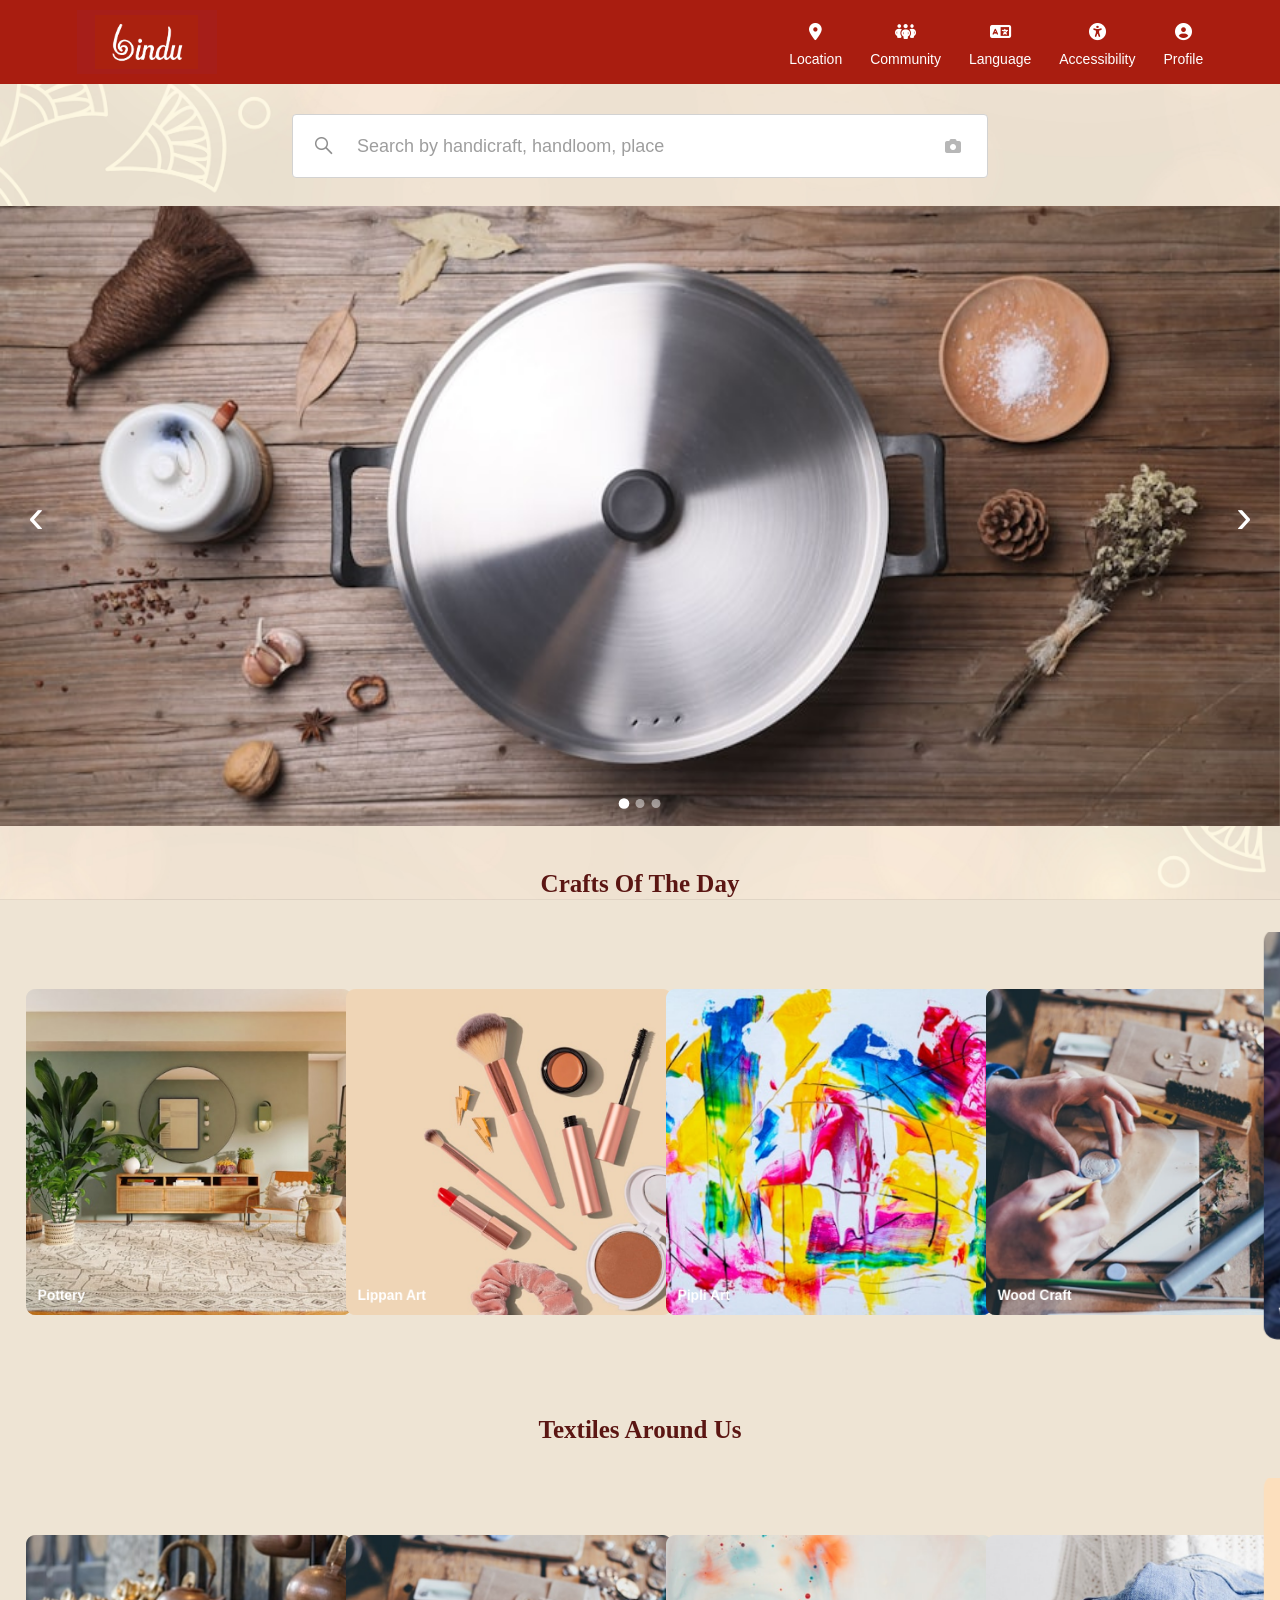
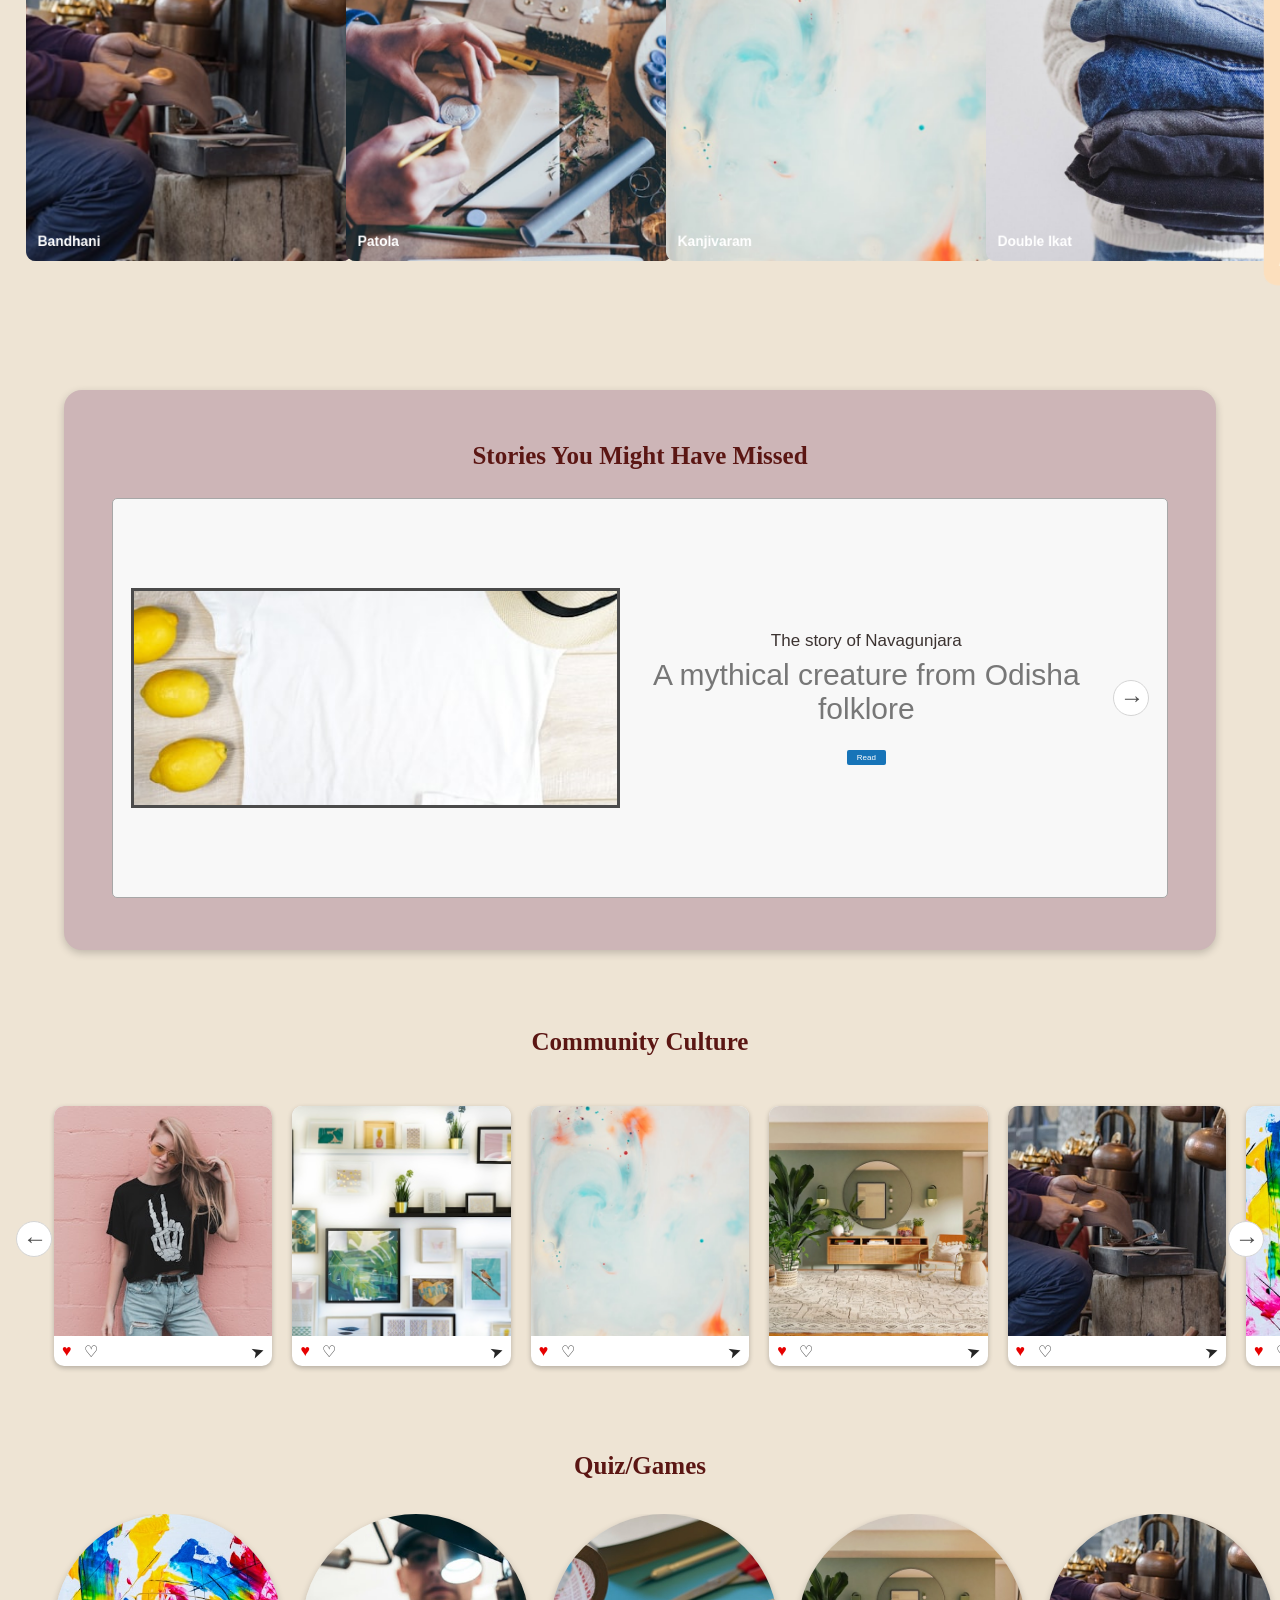
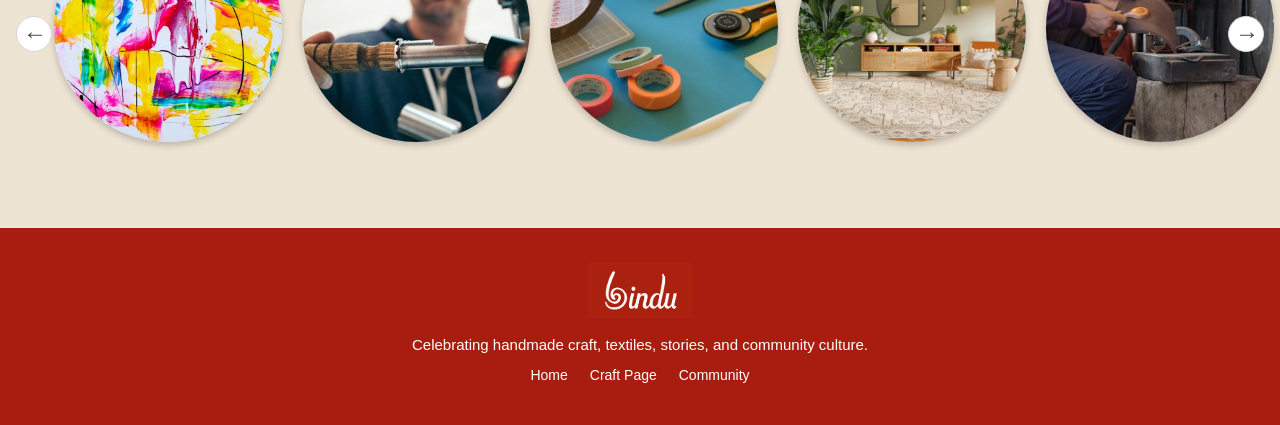
<file: index.html>
<!DOCTYPE html>
<html lang="en">

<head>
  <meta charset="UTF-8">
  <meta name="viewport" content="width=device-width, initial-scale=1.0">
  <title>Bindu Home</title>
  <link rel="stylesheet" href="https://cdnjs.cloudflare.com/ajax/libs/font-awesome/6.5.2/css/all.min.css">
  <link rel="stylesheet" href="styles.css">
</head>

<body class="home-page">
  <header class="topbar home-topbar">
    <a class="brand" href="index.html">
      <img src="public/images/bindu.png" alt="Bindu">
    </a>

    <nav class="topnav" aria-label="Main navigation">
      <a href="#">
        <i class="fa-solid fa-location-dot nav-icon" aria-hidden="true"></i>
        Location
      </a>
      <a href="craft.html">
        <i class="fa-solid fa-people-group nav-icon" aria-hidden="true"></i>
        Community
      </a>
      <a href="#">
        <i class="fa-solid fa-language nav-icon" aria-hidden="true"></i>
        Language
      </a>
      <a href="#">
        <i class="fa-solid fa-universal-access nav-icon" aria-hidden="true"></i>
        Accessibility
      </a>
      <a href="#">
        <i class="fa-solid fa-circle-user nav-icon" aria-hidden="true"></i>
        Profile
      </a>
    </nav>
  </header>

  <main class="home">
    <label class="search-box home-search">
      <i class="fa-brands fa-sistrix search-icon" aria-hidden="true"></i>
      <input type="search" placeholder="Search by handicraft, handloom, place">
      <button class="camera-button" aria-label="Search by image">
        <i class="fa-solid fa-camera" aria-hidden="true"></i>
      </button>
    </label>

    <section class="hero-slider" aria-label="Featured craft story">
      <div class="hero-track" id="heroTrack">
        <img class="active" src="public/images/home-hero.jpg" alt="Woman working with natural fibers in a village lane">
        <img src="public/images/craft-4.jpg" alt="Artisan working on a handmade craft">
        <img src="public/images/home-color.jpg" alt="Colorful handmade textile craft">
      </div>
      <button class="slider-arrow left" data-hero-dir="-1" aria-label="Previous slide">‹</button>
      <button class="slider-arrow right" data-hero-dir="1" aria-label="Next slide">›</button>
      <div class="slider-dots" aria-hidden="true">
        <span class="active"></span>
        <span></span>
        <span></span>
      </div>
    </section>

    <section class="home-section">
      <a class="section-title-link" href="craft.html">
        <h2>Crafts Of The Day</h2>
      </a>
      <div class="rail-viewport">
        <div class="top-picks-rail scroll-row" id="craftsRow" data-scroll-row>
          <a class="craft-link-tile" href="craft.html">
            <img src="public/images/home-pottery.jpg" alt="Decorated pottery bottles">
            <span>Pottery</span>
            <small>Clay forms shaped by hand and fire</small>
          </a>
          <a class="craft-link-tile" href="craft.html">
            <img src="public/images/craft-1.jpg" alt="Colorful handmade folk art">
            <span>Lippan Art</span>
            <small>Mirror-work walls from Kutch homes</small>
          </a>
          <a class="craft-link-tile" href="craft.html">
            <img src="public/images/home-painting.jpg" alt="Bright Pattachitra style face painting">
            <span>Pipli Art</span>
            <small>Bold applique stories in cloth</small>
          </a>
          <a class="craft-link-tile" href="craft.html">
            <img src="public/images/craft-5.jpg" alt="Painted craft bottles">
            <span>Wood Craft</span>
            <small>Carved surfaces with everyday warmth</small>
          </a>
          <a class="craft-link-tile" href="craft.html">
            <img src="public/images/home-textile.jpg" alt="Patterned handmade cloth">
            <span>Weaving</span>
            <small>Threads becoming structure and rhythm</small>
          </a>
          <a class="craft-link-tile" href="craft.html">
            <img src="public/images/craft-2.jpg" alt="Dark woven ikat textile">
            <span>Ikat Craft</span>
            <small>Dyed threads aligned for bold patterns</small>
          </a>
          <a class="craft-link-tile" href="craft.html">
            <img src="public/images/craft-3.jpg" alt="Handcrafted art display">
            <span>Metal Craft</span>
            <small>Hammered forms with village flair</small>
          </a>
          <a class="craft-link-tile" href="craft.html">
            <img src="public/images/home-fashion.jpg" alt="Traditional dress and jewelry">
            <span>Folk Fashion</span>
            <small>Wearable culture in vivid detail</small>
          </a>
          <a class="craft-link-tile" href="craft.html">
            <img src="public/images/home-color.jpg" alt="Colorful handmade textile craft">
            <span>Natural Dyes</span>
            <small>Color washed in earthy tones</small>
          </a>
        </div>
      </div>
    </section>

    <section class="home-section">
      <a class="section-title-link" href="craft.html">
        <h2>Textiles Around Us</h2>
      </a>
      <div class="rail-viewport">
        <div class="top-picks-rail textile-strip scroll-row" id="textilesRow" data-scroll-row>
          <a class="craft-link-tile" href="craft.html">
            <img src="public/images/home-textile.jpg" alt="Patterned bandhani textile">
            <span>Bandhani</span>
            <small>Tie-dyed constellations of color</small>
          </a>
          <a class="craft-link-tile" href="craft.html">
            <img src="public/images/craft-5.jpg" alt="Traditional patola fabric">
            <span>Patola</span>
            <small>Precision-woven heirloom geometry</small>
          </a>
          <a class="craft-link-tile" href="craft.html">
            <img src="public/images/home-color.jpg" alt="Folded silk textile">
            <span>Kanjivaram</span>
            <small>Silk, temple borders, and ceremony</small>
          </a>
          <a class="craft-link-tile" href="craft.html">
            <img src="public/images/craft-2.jpg" alt="Dark woven ikat textile">
            <span>Double Ikat</span>
            <small>Pattern planned before the loom</small>
          </a>
          <a class="craft-link-tile" href="craft.html">
            <img src="public/images/craft-1.jpg" alt="Colorful stitched fabric craft">
            <span>Applique</span>
            <small>Layered fabric cut into stories</small>
          </a>
          <a class="craft-link-tile" href="craft.html">
            <img src="public/images/home-pottery.jpg" alt="Decorated pottery bottles on display">
            <span>Terracotta</span>
            <small>Earthen textures with warm glaze</small>
          </a>
          <a class="craft-link-tile" href="craft.html">
            <img src="public/images/craft-4.jpg" alt="Artisan working on a handmade craft">
            <span>Handloom</span>
            <small>Loom-made rhythm in every weave</small>
          </a>
          <a class="craft-link-tile" href="craft.html">
            <img src="public/images/home-painting.jpg" alt="Bright Pattachitra style face painting">
            <span>Pattachitra</span>
            <small>Painted narratives on cloth</small>
          </a>
          <a class="craft-link-tile" href="craft.html">
            <img src="public/images/home-fashion.jpg" alt="Traditional dress and jewelry">
            <span>Embroidery</span>
            <small>Needlework with folk motifs</small>
          </a>
        </div>
      </div>
    </section>

    <section class="missed-card">
      <h2>Stories You Might Have Missed</h2>
      <div class="story-panel">
        <img class="story-image" src="public/images/home-story.jpg" alt="Folk painting story artwork">
        <div class="story-copy">
          <h3 class="story-title">The story of Navagunjara</h3>
          <p class="story-desc">A mythical creature from Odisha folklore</p>
          <a href="#">Read</a>
        </div>
        <button class="story-next" aria-label="Next story">→</button>
      </div>
    </section>

    <section class="home-section">
      <h2>Community Culture</h2>
      <div class="scroll-frame community-frame">
        <button class="round-back" data-scroll-target="communityRow" data-scroll-dir="-1"
          aria-label="Previous community posts">←</button>
        <div class="community-row scroll-row" id="communityRow" data-scroll-row>
          <article class="mini-post">
            <img src="public/images/home-fashion.jpg" alt="Traditional dress and jewelry">
            <div class="mini-actions">
              <span>♥</span>
              <span>♡</span>
              <span>➤</span>
            </div>
          </article>
          <article class="mini-post">
            <img src="public/images/craft-4.jpg" alt="Handloom weaving">
            <div class="mini-actions">
              <span>♥</span>
              <span>♡</span>
              <span>➤</span>
            </div>
          </article>
          <article class="mini-post">
            <img src="public/images/home-color.jpg" alt="Artisan painting a colorful craft">
            <div class="mini-actions">
              <span>♥</span>
              <span>♡</span>
              <span>➤</span>
            </div>
          </article>
          <article class="mini-post">
            <img src="public/images/home-pottery.jpg" alt="Decorated pottery bottles on display">
            <div class="mini-actions">
              <span>♥</span>
              <span>♡</span>
              <span>➤</span>
            </div>
          </article>
          <article class="mini-post">
            <img src="public/images/home-textile.jpg" alt="Textile pattern close up">
            <div class="mini-actions">
              <span>♥</span>
              <span>♡</span>
              <span>➤</span>
            </div>
          </article>
          <article class="mini-post">
            <img src="public/images/home-painting.jpg" alt="Folk painting detail">
            <div class="mini-actions">
              <span>♥</span>
              <span>♡</span>
              <span>➤</span>
            </div>
          </article>
          <article class="mini-post">
            <img src="public/images/craft-1.jpg" alt="Colorful handmade folk art">
            <div class="mini-actions">
              <span>♥</span>
              <span>♡</span>
              <span>➤</span>
            </div>
          </article>
          <article class="mini-post">
            <img src="public/images/craft-2.jpg" alt="Dark woven ikat textile">
            <div class="mini-actions">
              <span>♥</span>
              <span>♡</span>
              <span>➤</span>
            </div>
          </article>
          <article class="mini-post">
            <img src="public/images/craft-3.jpg" alt="Handcrafted art display">
            <div class="mini-actions">
              <span>♥</span>
              <span>♡</span>
              <span>➤</span>
            </div>
          </article>
          <article class="mini-post">
            <img src="public/images/home-story.jpg" alt="Folk painting story artwork">
            <div class="mini-actions">
              <span>♥</span>
              <span>♡</span>
              <span>➤</span>
            </div>
          </article>
        </div>
        <button class="round-next" data-scroll-target="communityRow" data-scroll-dir="1"
          aria-label="See more community posts">→</button>
      </div>
    </section>

    <section class="home-section quiz-section">
      <h2>Quiz/Games</h2>
      <div class="scroll-frame quiz-frame">
        <button class="round-back" data-scroll-target="quizRow" data-scroll-dir="-1"
          aria-label="Previous quiz">←</button>
        <div class="quiz-row scroll-row" id="quizRow" data-scroll-row>
          <article>
            <img src="public/images/home-painting.jpg" alt="Folk art quiz">
          </article>
          <article>
            <img src="public/images/home-game.jpg" alt="Traditional board game quiz">
          </article>
          <article>
            <img src="public/images/craft-3.jpg" alt="Indian craft quiz">
          </article>
          <article>
            <img src="public/images/home-pottery.jpg" alt="Pottery quiz">
          </article>
          <article>
            <img src="public/images/home-textile.jpg" alt="Textile quiz">
          </article>
          <article>
            <img src="public/images/craft-1.jpg" alt="Applique craft quiz">
          </article>
          <article>
            <img src="public/images/craft-2.jpg" alt="Ikat pattern quiz">
          </article>
          <article>
            <img src="public/images/craft-4.jpg" alt="Handloom weaving quiz">
          </article>
          <article>
            <img src="public/images/home-color.jpg" alt="Color dye quiz">
          </article>
          <article>
            <img src="public/images/home-fashion.jpg" alt="Folk fashion quiz">
          </article>
        </div>
        <button class="round-next" data-scroll-target="quizRow" data-scroll-dir="1" aria-label="Next quiz">→</button>
      </div>
    </section>
  </main>

  <footer class="site-footer">
    <a class="footer-logo" href="index.html">
      <img src="public/images/bindu.png" alt="Bindu">
    </a>
    <p>Celebrating handmade craft, textiles, stories, and community culture.</p>
    <div class="footer-links">
      <a href="index.html">Home</a>
      <a href="craft.html">Craft Page</a>
      <a href="#">Community</a>
    </div>
  </footer>

  <script src="script.js"></script>
</body>

</html>
</file>
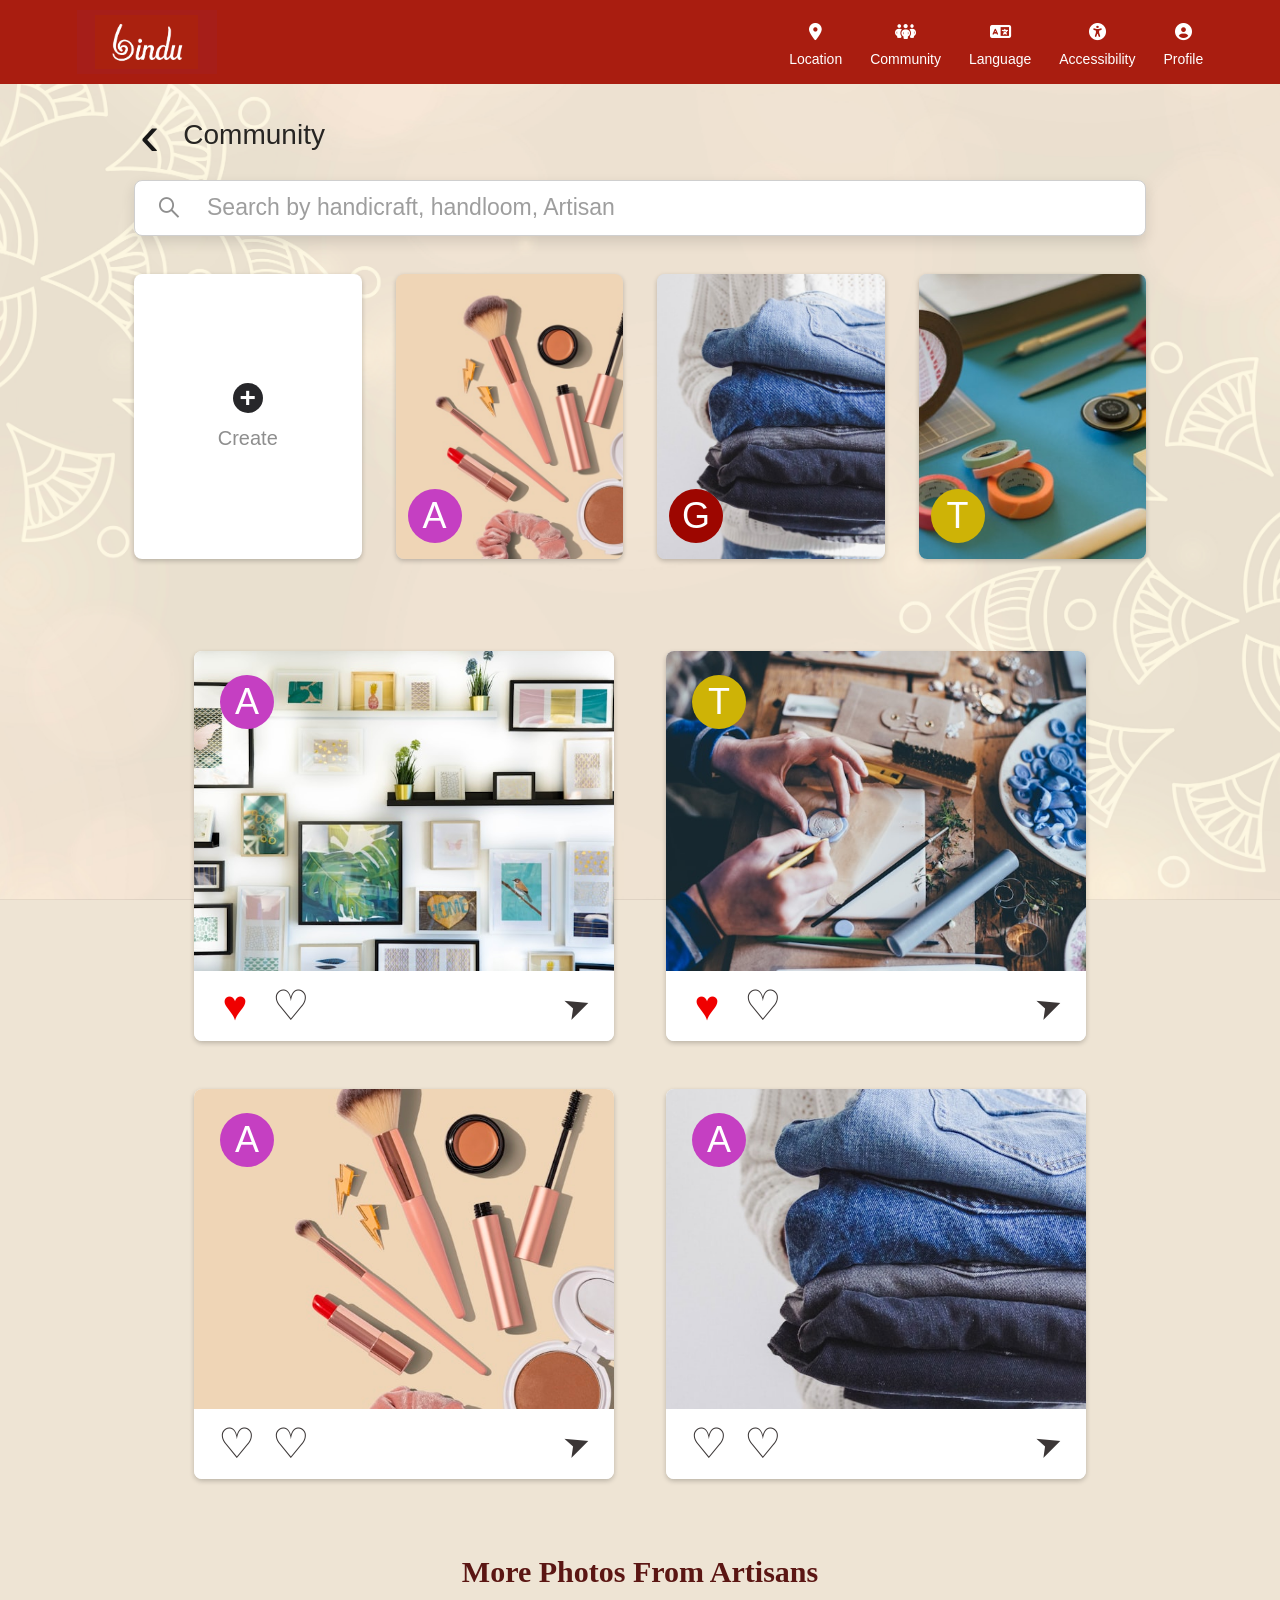
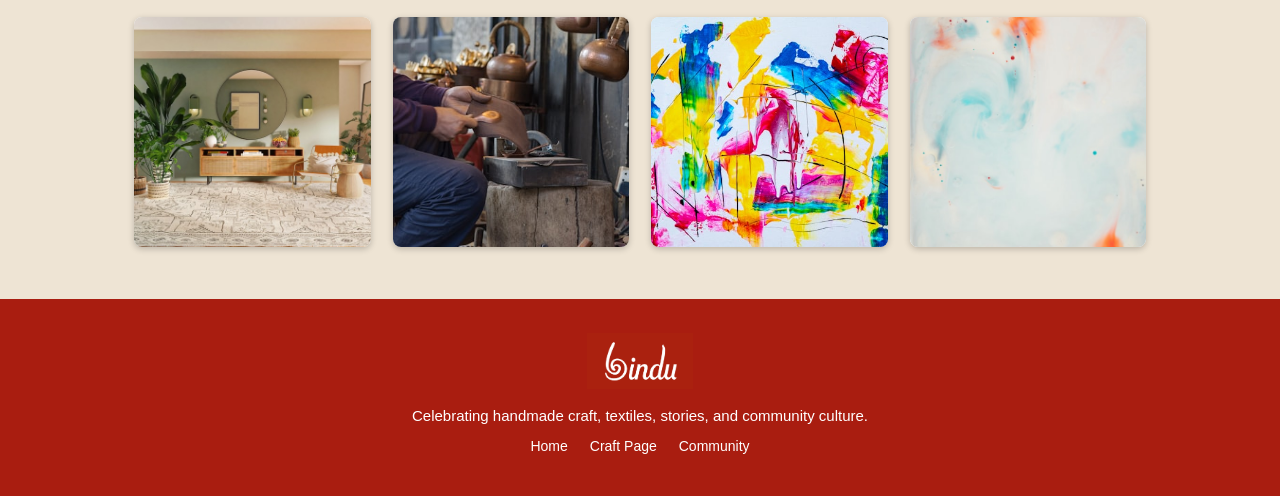
<file: craft.html>
<!DOCTYPE html>
<html lang="en">
<head>
  <meta charset="UTF-8">
  <meta name="viewport" content="width=device-width, initial-scale=1.0">
  <title>Bindu Craft Page</title>
  <link rel="stylesheet" href="https://cdnjs.cloudflare.com/ajax/libs/font-awesome/6.5.2/css/all.min.css">
  <link rel="stylesheet" href="styles.css">
</head>
<body class="craft-page">
  <header class="topbar">
    <a class="brand" href="index.html">
      <img src="public/images/bindu.png" alt="Bindu">
    </a>

    <nav class="topnav" aria-label="Main navigation">
      <a href="#">
        <i class="fa-solid fa-location-dot nav-icon" aria-hidden="true"></i>
        Location
      </a>
      <a class="active" href="craft.html">
        <i class="fa-solid fa-people-group nav-icon" aria-hidden="true"></i>
        Community
      </a>
      <a href="#">
        <i class="fa-solid fa-language nav-icon" aria-hidden="true"></i>
        Language
      </a>
      <a href="#">
        <i class="fa-solid fa-universal-access nav-icon" aria-hidden="true"></i>
        Accessibility
      </a>
      <a href="#">
        <i class="fa-solid fa-circle-user nav-icon" aria-hidden="true"></i>
        Profile
      </a>
    </nav>
  </header>

  <main class="page">
    <section class="heading-row">
      <button class="back-button" aria-label="Go back">‹</button>
      <h1>Community</h1>
    </section>

    <label class="search-box">
      <i class="fa-brands fa-sistrix search-icon" aria-hidden="true"></i>
      <input type="search" placeholder="Search by handicraft, handloom, Artisan">
    </label>

    <section class="quick-row" aria-label="Community shortcuts">
      <button class="create-card">
        <span class="plus">+</span>
        <span>Create</span>
      </button>

      <article class="story-card">
        <img src="public/images/craft-1.jpg" alt="Colorful handmade textile mask">
        <span class="avatar pink">A</span>
      </article>

      <article class="story-card">
        <img src="public/images/craft-2.jpg" alt="Hands shaping pottery clay">
        <span class="avatar red">G</span>
      </article>

      <article class="story-card">
        <img src="public/images/craft-3.jpg" alt="Artisan working on traditional craft">
        <span class="avatar gold">T</span>
      </article>
    </section>

    <section class="feed" aria-label="Community posts">
      <article class="post-card">
        <div class="post-photo">
          <img src="public/images/craft-4.jpg" alt="Artisan carving a traditional handmade object">
          <span class="avatar pink">A</span>
        </div>
        <div class="post-actions">
          <button class="like liked" aria-label="Like">♥</button>
          <button aria-label="Comment">♡</button>
          <button class="send" aria-label="Share">➤</button>
        </div>
      </article>

      <article class="post-card">
        <div class="post-photo">
          <img src="public/images/craft-5.jpg" alt="Bright embroidered floral textile">
          <span class="avatar gold">T</span>
        </div>
        <div class="post-actions">
          <button class="like liked" aria-label="Like">♥</button>
          <button aria-label="Comment">♡</button>
          <button class="send" aria-label="Share">➤</button>
        </div>
      </article>

      <article class="post-card">
        <div class="post-photo">
          <img src="public/images/craft-1.jpg" alt="Hand-painted folk artwork">
          <span class="avatar pink">A</span>
        </div>
        <div class="post-actions">
          <button class="like" aria-label="Like">♡</button>
          <button aria-label="Comment">♡</button>
          <button class="send" aria-label="Share">➤</button>
        </div>
      </article>

      <article class="post-card">
        <div class="post-photo">
          <img src="public/images/craft-2.jpg" alt="Detailed beaded handmade craft">
          <span class="avatar pink">A</span>
        </div>
        <div class="post-actions">
          <button class="like" aria-label="Like">♡</button>
          <button aria-label="Comment">♡</button>
          <button class="send" aria-label="Share">➤</button>
        </div>
      </article>
    </section>

    <section class="craft-gallery-section">
      <h2>More Photos From Artisans</h2>
      <div class="craft-gallery">
        <article>
          <img src="public/images/home-pottery.jpg" alt="Decorated pottery made by artisans">
        </article>
        <article>
          <img src="public/images/home-textile.jpg" alt="Traditional textile pattern">
        </article>
        <article>
          <img src="public/images/home-painting.jpg" alt="Bright folk painting craft">
        </article>
        <article>
          <img src="public/images/home-color.jpg" alt="Colorful handmade craft material">
        </article>
      </div>
    </section>
  </main>

  <footer class="site-footer">
    <a class="footer-logo" href="index.html">
      <img src="public/images/bindu.png" alt="Bindu">
    </a>
    <p>Celebrating handmade craft, textiles, stories, and community culture.</p>
    <div class="footer-links">
      <a href="index.html">Home</a>
      <a href="craft.html">Craft Page</a>
      <a href="#">Community</a>
    </div>
  </footer>

  <script src="script.js"></script>
</body>
</html>
</file>
<file: styles.css>
* {
  box-sizing: border-box;
}

html,
body {
  overflow-x: hidden;
}

body {
  margin: 0;
  min-height: 100vh;
  color: #272523;
  font-family: Arial, Helvetica, sans-serif;
  background-color: #eee4d4;
  background-image: url("public/images/bg-image.jpg");
  background-repeat: no-repeat;
  background-position: center center;
  background-size: cover;
  background-attachment: fixed;
}

button,
input {
  font: inherit;
}

.topbar {
  position: sticky;
  top: 0;
  z-index: 5;
  display: flex;
  align-items: center;
  justify-content: space-between;
  height: 84px;
  padding: 10px 6vw;
  background: #a91d10;
  color: #fff;
}

.brand {
  display: inline-flex;
  align-items: center;
  justify-content: center;
  min-width: 140px;
  min-height: 64px;
  padding: 0 14px;
  color: #fff;
  text-decoration: none;
  background: rgba(160, 34, 39, 0.4);
}

.brand img {
  display: block;
  max-width: 120px;
  max-height: 54px;
  object-fit: contain;
}

.topnav {
  display: flex;
  align-items: center;
  gap: 28px;
}

.topnav a {
  display: grid;
  justify-items: center;
  gap: 5px;
  color: #fff;
  text-decoration: none;
  font-size: 14px;
}

.nav-icon {
  display: inline-grid;
  place-items: center;
  min-width: 28px;
  min-height: 28px;
  color: currentColor;
  font-size: 17px;
  line-height: 1;
}

.search-box {
  display: flex;
  align-items: center;
  gap: 26px;
  width: calc(100% - 72px);
  min-height: 60px;
  margin: 0 36px 62px;
  padding: 0 22px;
  background: #fff;
  border: 2px solid #d2d2d2;
  border-radius: 8px;
  box-shadow: 0 2px 4px rgba(0, 0, 0, 0.18);
}

.search-icon {
  flex: 0 0 auto;
  color: #8f8f8f;
  font-size: 23px;
}

.search-box input {
  width: 100%;
  border: 0;
  outline: 0;
  color: #333;
  font-size: 23px;
}

.search-box input::placeholder {
  color: #9e9e9e;
}

.craft-page .search-box {
  width: min(100%, 1100px);
  min-height: 56px;
  margin: 10px auto 38px;
  padding: 0 24px;
  border: 1px solid #cfcfcf;
  border-radius: 8px;
  box-shadow: 0 6px 14px rgba(0, 0, 0, 0.12);
}

.home {
  position: relative;
  z-index: 1;
  max-width: 760px;
  margin: 0 auto;
  padding-bottom: 74px;
}

.home-search {
  width: calc(100% - 64px);
  min-height: 64px;
  margin: 30px 32px 0;
  gap: 22px;
  padding: 0 22px;
  border-width: 1px;
  border-radius: 4px;
  box-shadow: none;
}

.home-search .search-icon {
  font-size: 20px;
}

.home-search input {
  font-size: 18px;
}

.camera-button {
  display: grid;
  place-items: center;
  width: 28px;
  height: 28px;
  padding: 0;
  border: 0;
  color: #b7b7b7;
  background: transparent;
  font-size: 16px;
  cursor: pointer;
}

.hero-slider {
  position: relative;
  width: 100vw;
  height: 620px;
  margin-left: 50%;
  margin-top: 28px;
  overflow: hidden;
  background: #d8cab9;
  transform: translateX(-50%);
}

.hero-slider img {
  width: 100%;
  height: 100%;
  display: block;
  object-fit: cover;
}

.slider-arrow {
  position: absolute;
  top: 50%;
  width: 36px;
  height: 36px;
  border: 0;
  color: #fff;
  background: transparent;
  font-size: 48px;
  line-height: 0.6;
  transform: translateY(-50%);
  z-index: 2;
  cursor: pointer;
}

.slider-arrow.left {
  left: 18px;
}

.slider-arrow.right {
  right: 18px;
}

.slider-dots {
  position: absolute;
  bottom: 18px;
  left: 50%;
  display: flex;
  gap: 7px;
  transform: translateX(-50%);
  z-index: 2;
}

.slider-dots span {
  width: 9px;
  height: 9px;
  background: #fff;
  border-radius: 50%;
  opacity: 0.48;
  transition: opacity 420ms cubic-bezier(0.22, 1, 0.36, 1), transform 420ms cubic-bezier(0.22, 1, 0.36, 1);
}

.slider-dots span.active {
  opacity: 1;
  transform: scale(1.18);
}

.home-section {
  padding: 44px 32px 0;
}

.home h2,
.missed-card h2 {
  margin: 0 0 34px;
  color: #5b1613;
  font-family: Georgia, "Times New Roman", serif;
  font-size: 25px;
  text-align: center;
}

.section-title-link {
  display: block;
  color: inherit;
  text-decoration: none;
}

.rail-viewport {
  width: 100vw;
  margin-left: 50%;
  padding: 0;
  box-sizing: border-box;
  transform: translateX(-50%);
  overflow: visible;
}

.top-picks-rail {
  --card-width: clamp(280px, 42vw, 380px);
  --image-height: auto;
  --ease-out: cubic-bezier(0.22, 1, 0.36, 1);
  display: flex;
  gap: 0;
  align-items: center;
  justify-content: flex-start;
  width: 100%;
  max-width: 1400px;
  margin: 0 auto;
  padding: 24px 0 36px;
  scroll-padding-inline: 0;
  overflow: visible;
  transform: none;
}

.top-picks-rail::before,
.top-picks-rail::after {
  content: none;
  flex: 0 0 0;
}

.top-picks-rail article,
.top-picks-rail .craft-link-tile {
  position: relative;
  flex: 0 0 var(--card-width);
  min-height: calc(var(--image-height) + 18px);
  padding-bottom: 0;
  display: block;
  color: #fff;
  text-decoration: none;
  cursor: pointer;
  opacity: 1;
  overflow: hidden;
  border-radius: 12px;
  transform: translate3d(0, 6px, 0) scale(0.86);
  transition:
    transform 500ms var(--ease-out),
    opacity 420ms var(--ease-out),
    filter 500ms var(--ease-out);
  will-change: transform, opacity;
}

.top-picks-rail>*+* {
  margin-left: -60px;
}

.top-picks-rail:hover article,
.top-picks-rail:hover .craft-link-tile {
  filter: none;
  transform: translate3d(0, 6px, 0) scale(0.8);
}

.top-picks-rail article:hover,
.top-picks-rail .craft-link-tile:hover,
.top-picks-rail .coverflow-active {
  z-index: 10;
  opacity: 1;
  filter: saturate(1.05) brightness(1.05);
  transform: translate3d(0, -12px, 0) scale(1.08);
}


.top-picks-rail img {
  display: block;
  width: 100%;
  height: auto;
  aspect-ratio: 1 / 1;
  object-fit: cover;
  border-radius: 12px;
  box-shadow: none;
  transform: translate3d(0, 0, 0) scale(1);
  transition:
    transform 540ms var(--ease-out),
    box-shadow 540ms var(--ease-out),
    filter 500ms var(--ease-out);
  will-change: transform;
}

.top-picks-rail article:hover img,
.top-picks-rail .craft-link-tile:hover img,
.top-picks-rail .coverflow-active img {
  box-shadow: none;
  transform: translate3d(0, 0, 0) scale(1.05);
}

.top-picks-rail span {
  position: absolute;
  left: 14px;
  bottom: 14px;
  margin: 0;
  color: #fff;
  font-family: "Trebuchet MS", "Segoe UI", Arial, sans-serif;
  font-size: 16px;
  font-weight: 700;
  line-height: 1.2;
  text-shadow: none;
}

.top-picks-rail small {
  display: none;
}

.top-picks-rail article::after,
.top-picks-rail .craft-link-tile::after {
  content: none;
}

.missed-card {
  width: 90vw;
  margin: 72px 0 34px;
  margin-left: 50%;
  padding: 52px 48px;
  background: #cdb5b7;
  border-radius: 18px;
  box-shadow: 0 3px 8px rgba(0, 0, 0, 0.2);
  transform: translateX(-50%);
}

.missed-card h2 {
  margin-bottom: 28px;
}

.story-panel {
  display: grid;
  grid-template-columns: 48% 1fr 36px;
  align-items: center;
  min-height: 400px;
  padding: 18px;
  background: #f8f8f8;
  border: 1px solid #a7a7a7;
  border-radius: 5px;
}

.story-panel img {
  width: 100%;
  height: 220px;
  object-fit: cover;
  border: 3px solid #4b4b4b;
}

.story-copy {
  padding: 0 18px;
  text-align: center;
}

.story-copy h3 {
  margin: 0 0 7px;
  color: #3c3331;
  font-size: 17px;
  font-weight: 400;
}

.story-copy p {
  margin: 0 0 20px;
  color: #777;
  font-size: 30px;
}

.story-copy a {
  display: inline-block;
  padding: 3px 10px;
  color: #fff;
  background: #1774b8;
  border-radius: 2px;
  text-decoration: none;
  font-size: 8px;
}

.story-panel button,
.round-next,
.round-back {
  display: grid;
  place-items: center;
  width: 36px;
  height: 36px;
  border: 1px solid #d5d5d5;
  color: #4c4c4c;
  background: #fff;
  border-radius: 50%;
  font-size: 24px;
  cursor: pointer;
}

.community-row,
.quiz-row {
  position: relative;
  display: flex;
  gap: 20px;
  align-items: center;
  width: 100%;
  padding: 0 54px;
}

.community-row {
  align-items: stretch;
}

.mini-post {
  overflow: hidden;
  background: #fff;
  border-radius: 4px;
  box-shadow: 0 2px 5px rgba(0, 0, 0, 0.24);
}

.mini-post img {
  display: block;
  width: 100%;
  height: 400px;
  object-fit: cover;
}

.mini-actions {
  display: grid;
  grid-template-columns: 22px 22px 1fr;
  align-items: center;
  height: 30px;
  padding: 0 8px;
  color: #242424;
  font-size: 16px;
}

.mini-actions span:first-child {
  color: #e70000;
}

.mini-actions span:last-child {
  justify-self: end;
  transform: rotate(-18deg);
}

.scroll-frame {
  position: relative;
}

.community-frame {
  position: relative;
  width: 100vw;
  margin-left: 50%;
  transform: translateX(-50%);
}

.quiz-frame {
  position: relative;
  width: 100vw;
  margin-left: 50%;
  transform: translateX(-50%);
}

.community-frame .round-back,
.community-frame .round-next,
.quiz-frame .round-back,
.quiz-frame .round-next {
  position: absolute;
  top: 50%;
  z-index: 2;
  transform: translateY(-50%);
}

.community-frame .round-back {
  left: 16px;
}

.quiz-frame .round-back {
  left: 16px;
}

.community-frame .round-next {
  right: 16px;
}

.quiz-section {
  padding-top: 64px;
}


.quiz-row.scroll-row {
  display: flex;
  overflow-x: auto;
  padding: 0 54px 12px;
}

.quiz-row.scroll-row article {
  flex: 0 0 calc((100% - 260px) / 4);
}

.quiz-row article {
  aspect-ratio: 1;
  overflow: hidden;
  border-radius: 50%;
  box-shadow: 0 3px 7px rgba(0, 0, 0, 0.22);
}

.quiz-row img {
  display: block;
  width: 100%;
  height: 100%;
  object-fit: cover;
}

.quiz-frame .round-next {
  right: 16px;
}

.page {
  position: relative;
  z-index: 1;
  width: min(100%, 1060px);
  margin: 0 auto;
  padding: 28px 24px 52px;
}

.heading-row {
  display: flex;
  align-items: center;
  gap: 18px;
  margin-bottom: 22px;
}

.back-button {
  border: 0;
  background: transparent;
  color: #171717;
  font-size: 58px;
  line-height: 0.75;
  cursor: pointer;
}

h1 {
  margin: 0;
  font-size: 42px;
  font-weight: 500;
}

.craft-page h1 {
  font-size: 28px;
}

.quick-row {
  display: grid;
  grid-template-columns: repeat(4, 1fr);
  gap: 34px;
  margin-bottom: 92px;
}

.create-card,
.story-card,
.post-card {
  border-radius: 8px;
  box-shadow: 0 2px 5px rgba(0, 0, 0, 0.22);
  overflow: hidden;
}

.create-card {
  display: grid;
  place-items: center;
  align-content: center;
  gap: 14px;
  min-height: 285px;
  border: 0;
  color: #8e8e8e;
  background: #fff;
  font-size: 20px;
  cursor: pointer;
}

.plus {
  display: grid;
  place-items: center;
  width: 30px;
  height: 30px;
  color: #fff;
  background: #27272a;
  border-radius: 50%;
  font-size: 28px;
  font-weight: 700;
  line-height: 1;
}

.story-card {
  position: relative;
  min-height: 285px;
  background: #ddd;
}

.story-card img,
.post-photo img {
  display: block;
  width: 100%;
  height: 100%;
  object-fit: cover;
}

.avatar {
  position: absolute;
  display: grid;
  place-items: center;
  width: 54px;
  height: 54px;
  color: #fff;
  border-radius: 50%;
  font-size: 36px;
  line-height: 1;
}

.story-card .avatar {
  left: 12px;
  bottom: 16px;
}

.pink {
  background: #c53fc2;
}

.red {
  background: #9d0600;
}

.gold {
  background: #ceb306;
}

.feed {
  display: grid;
  grid-template-columns: repeat(2, minmax(0, 420px));
  justify-content: center;
  gap: 48px 52px;
}

.post-card {
  background: #fff;
}

.post-photo {
  position: relative;
  height: 320px;
  background: #ddd;
}

.post-photo .avatar {
  left: 26px;
  top: 24px;
}

.post-actions {
  display: grid;
  grid-template-columns: 46px 46px 1fr;
  align-items: center;
  gap: 8px;
  height: 70px;
  padding: 0 18px;
  background: #fff;
}

.post-actions button {
  border: 0;
  background: transparent;
  color: #3b3636;
  font-size: 42px;
  line-height: 1;
  cursor: pointer;
}

.post-actions .liked,
.post-actions .like.active {
  color: #f00000;
}

.post-actions .send {
  justify-self: end;
  font-size: 32px;
  transform: rotate(-20deg);
}

@media (max-width: 850px) {
  .topbar {
    height: auto;
    padding: 10px 18px 14px;
    align-items: flex-start;
    gap: 12px;
  }

  .home-topbar {
    min-height: 58px;
    padding: 7px 22px;
  }

  .brand {
    min-width: 120px;
    min-height: 52px;
    font-size: 42px;
  }

  .topnav {
    gap: 12px;
    overflow-x: auto;
    padding-bottom: 4px;
  }

  .topnav a {
    min-width: 70px;
    font-size: 11px;
  }

  .home {
    max-width: 100%;
  }

  .hero-slider {
    height: 58vw;
    min-height: 280px;
  }

  .top-picks-rail {
    --card-width: clamp(210px, 48vw, 260px);
    --image-height: clamp(160px, 34vw, 210px);
    width: min(100%, 1100px);
    padding-inline: 20px;
  }

  .page {
    padding: 22px 16px 40px;
  }

  h1 {
    font-size: 34px;
  }

  .craft-page .search-box {
    width: 100%;
    margin: 0 0 34px;
  }

  .search-box input {
    font-size: 18px;
  }

  .quick-row {
    grid-template-columns: repeat(2, minmax(0, 1fr));
    gap: 18px;
    margin-bottom: 42px;
  }

  .create-card,
  .story-card {
    min-height: 220px;
  }

  .feed {
    grid-template-columns: 1fr;
    gap: 36px;
  }

  .post-photo {
    height: 360px;
  }
}

@media (max-width: 560px) {
  .topbar {
    display: block;
  }

  .topnav {
    margin-top: 8px;
  }

  .home-topbar .brand {
    min-width: 92px;
    min-height: 38px;
    font-size: 34px;
  }

  .home-search {
    width: calc(100% - 32px);
    margin: 18px 16px 0;
  }

  .hero-slider {
    min-height: 248px;
  }

  .home-section {
    padding: 38px 20px 0;
  }

  .home h2,
  .missed-card h2 {
    font-size: 30px;
  }

  .top-picks-rail {
    --card-width: 82vw;
    --image-height: 56vw;
    gap: 0;
    width: min(100%, 620px);
    padding: 4px 20px 22px;
  }

  .top-picks-rail>*+* {
    margin-left: -24px;
  }

  .missed-card {
    width: calc(100% - 32px);
    margin: 54px 16px 24px;
    padding: 28px 12px;
  }

  .story-panel {
    grid-template-columns: 1fr 34px;
    gap: 12px;
  }

  .story-panel img {
    grid-column: 1 / -1;
  }

  .community-row {
    grid-template-columns: 1fr;
  }

  .community-frame .round-next {
    right: -12px;
  }

  .mini-post img {
    height: 260px;
  }

  .quiz-row {
    gap: 12px;
    padding: 0 26px;
  }

  .quick-row {
    grid-template-columns: 1fr 1fr;
  }

  .create-card,
  .story-card {
    min-height: 170px;
  }

  .avatar {
    width: 44px;
    height: 44px;
    font-size: 29px;
  }

  .post-photo {
    height: 300px;
  }
}


.hero-track {
  position: relative;
  width: 100%;
  height: 100%;
}

.hero-track img {
  position: absolute;
  inset: 0;
  opacity: 0;
  transform: scale(1.02);
  transition:
    opacity 620ms cubic-bezier(0.22, 1, 0.36, 1),
    transform 720ms cubic-bezier(0.22, 1, 0.36, 1);
  will-change: opacity, transform;
}

.hero-track img.active {
  opacity: 1;
  transform: scale(1);
  z-index: 1;
}

.scroll-row {
  overflow-x: auto;
  overflow-y: visible;
  scroll-behavior: smooth;
  scrollbar-width: none;
}

.scroll-row::-webkit-scrollbar {
  display: none;
}

.home-page .community-row img,
.home-page .quiz-row img {
  transition: transform 0.25s ease, filter 0.25s ease;
}

.home-page .community-row article:hover img,
.home-page .quiz-row article:hover img {
  transform: scale(1.06);
  filter: brightness(1.08);
}

.hero-slider,
.mini-post,
.quiz-row article {
  overflow: hidden;
}

.craft-gallery-section {
  margin-top: 76px;
}

.craft-gallery-section h2 {
  margin: 0 0 28px;
  color: #5b1613;
  font-family: Georgia, "Times New Roman", serif;
  font-size: 30px;
  text-align: center;
}

.craft-gallery {
  display: grid;
  grid-template-columns: repeat(4, 1fr);
  gap: 22px;
}

.craft-gallery article {
  height: 230px;
  overflow: hidden;
  border-radius: 8px;
  box-shadow: 0 2px 6px rgba(0, 0, 0, 0.22);
  background: #fff;
}

.craft-gallery img {
  display: block;
  width: 100%;
  height: 100%;
  object-fit: cover;
}

.site-footer {
  position: relative;
  z-index: 1;
  display: grid;
  justify-items: center;
  gap: 14px;
  padding: 34px 20px 42px;
  color: #fff;
  background: #a91d10;
  text-align: center;
}

.footer-logo img {
  width: 112px;
  max-height: 56px;
  object-fit: contain;
}

.site-footer p {
  margin: 0;
  max-width: 560px;
  font-size: 15px;
}

.footer-links {
  display: flex;
  gap: 22px;
  flex-wrap: wrap;
  justify-content: center;
}

.footer-links a {
  color: #fff;
  text-decoration: none;
  font-size: 14px;
}

.footer-links a:hover {
  text-decoration: underline;
}

@media (max-width: 850px) {
  .brand img {
    max-width: 110px;
    max-height: 46px;
  }

  .craft-gallery {
    grid-template-columns: repeat(2, 1fr);
  }
}

@media (max-width: 560px) {
  .home-topbar .brand img {
    max-width: 82px;
    max-height: 36px;
  }

  .craft-gallery {
    grid-template-columns: 1fr;
  }
}


.community-row.scroll-row {
  --image-height: clamp(180px, 18vw, 240px);
  display: flex;
  overflow-x: auto;
  padding: 16px 54px 22px;
}

.community-row.scroll-row .mini-post {
  flex: 0 0 calc((100% - 80px) / 5);
}

.community-row.scroll-row .mini-post {
  border-radius: 10px;
}

.community-row.scroll-row .mini-post img {
  height: var(--image-height);
}

@media (max-width: 560px) {
  .community-row.scroll-row {
    padding: 16px 22px 22px;
  }

  .community-row.scroll-row .mini-post {
    flex-basis: 62%;
  }

  .quiz-row.scroll-row {
    padding: 0 22px 10px;
  }

  .quiz-row.scroll-row article {
    flex-basis: 62%;
  }

  .community-row.scroll-row .mini-post {
    width: 100%;
  }

  .community-row.scroll-row {
    grid-template-columns: 1fr;
  }
}
</file>
